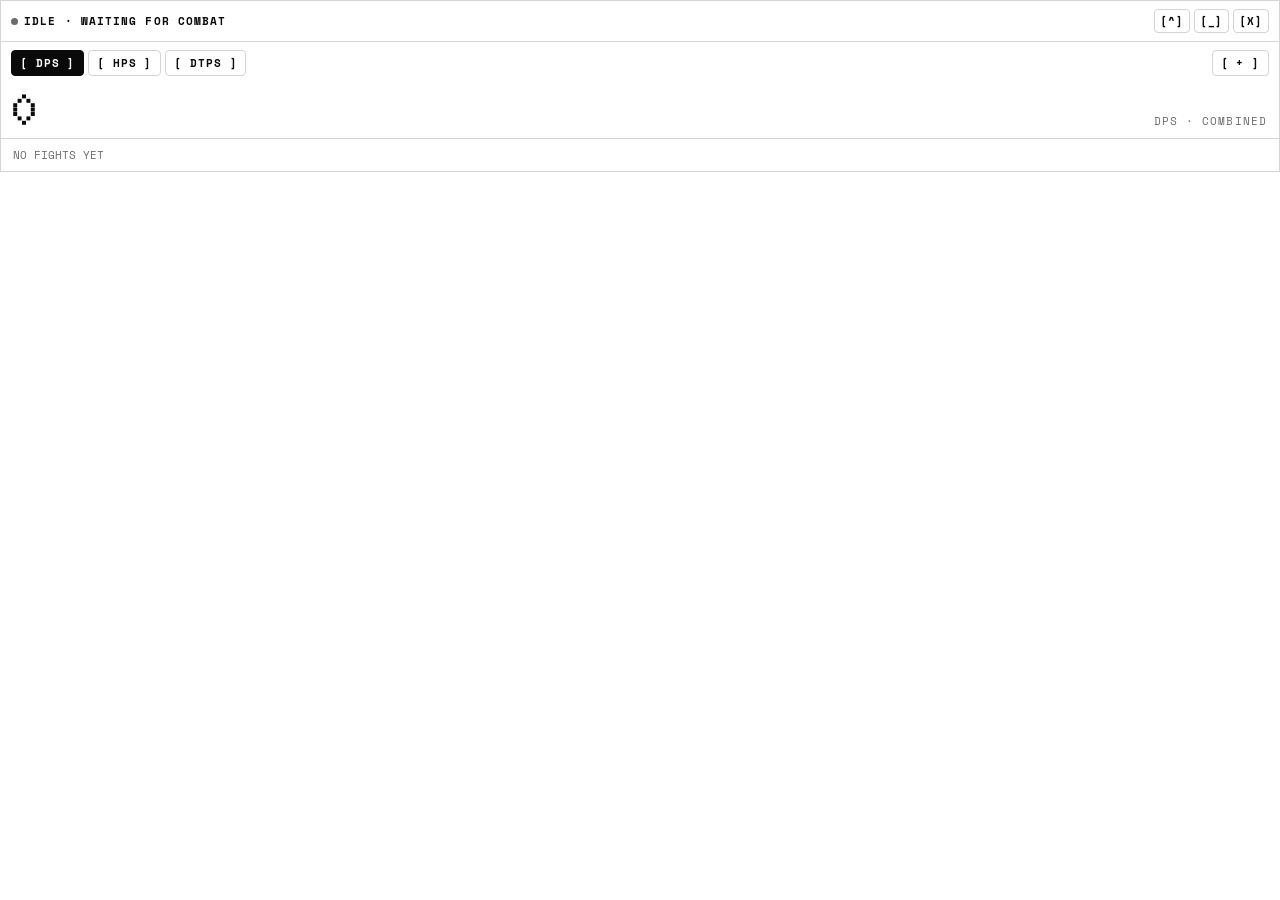
<file: eqoa_parser/ui/web/index.html>
<!doctype html>
<html lang="en">
<head>
<meta charset="utf-8">
<meta name="viewport" content="width=device-width,initial-scale=1">
<title>EQOA Parser</title>
<link rel="stylesheet" href="style.css">
</head>
<body class="compact">
<div class="win" id="win">
  <!-- compact meter -->
  <section id="compact">
    <div class="bar drag pywebview-drag-region">
      <span class="lbl" id="cLabel"><i class="dot" id="cDot"></i>IDLE</span>
      <span class="lbl" id="cTimer"></span>
      <span class="ctl">
        <button class="btn sm" id="cPin" title="Always on top">[^]</button>
        <button class="btn sm" id="cMin" title="Minimise">[_]</button>
        <button class="btn sm" id="cClose" title="Close">[X]</button>
      </span>
    </div>
    <div class="bar" style="border-bottom:0;padding-bottom:0">
      <div class="seg" id="modeC"></div>
      <button class="btn" id="expand" title="Expand">[ + ]</button>
    </div>
    <div class="hero"><span class="n" id="heroC">0</span><span class="u" id="heroU">DPS · COMBINED</span></div>
    <div class="idle" id="idleNote"></div>
    <div id="emus"></div>
    <div class="foot" id="cFoot"></div>
    <div class="errline hidden" id="cErr"></div>
  </section>

  <!-- expanded view -->
  <section id="expanded" class="hidden" style="display:flex;flex-direction:column;height:100%">
    <div class="bar drag pywebview-drag-region">
      <span class="lbl" id="xLabel"><i class="dot" id="xDot"></i>EQOA PARSER</span>
      <span class="ctl">
        <button class="btn" id="xTheme" title="Light / dark">[ DARK ]</button>
        <button class="btn" id="xPin" title="Always on top">[ PIN ]</button>
        <button class="btn" id="collapse" title="Compact view">[ - ]</button>
        <button class="btn" id="xMin" title="Minimise">[ _ ]</button>
        <button class="btn" id="xClose" title="Close">[ X ]</button>
      </span>
    </div>
    <div class="tabs" id="tabs"></div>
    <div class="pane" id="pane"></div>
    <div class="statusbar" id="statusbar"></div>
  </section>
</div>
<script src="app.js"></script>
</body>
</html>
</file>
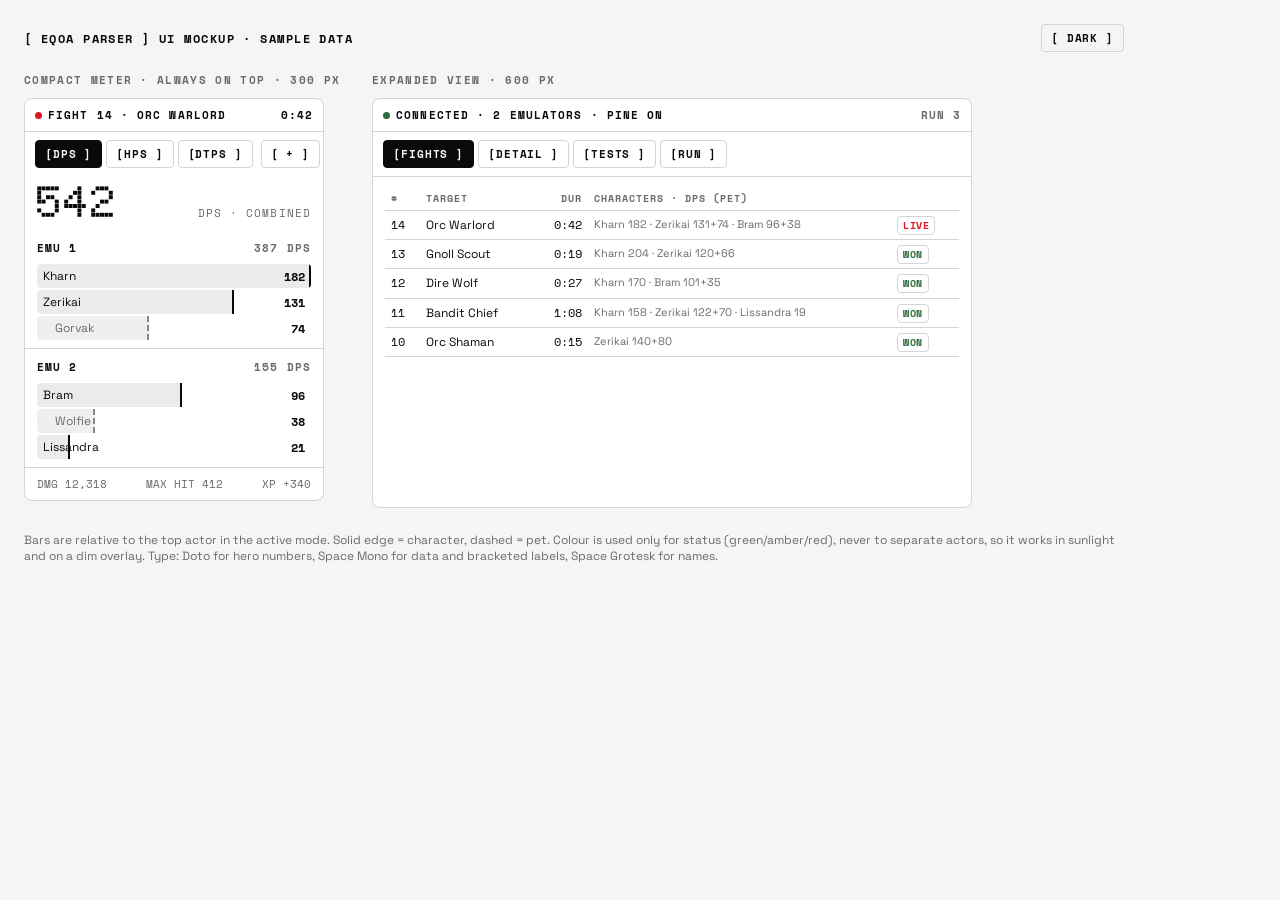
<file: docs/research/ui-mockup.html>
<!doctype html>
<html lang="en">
<head>
<meta charset="utf-8">
<meta name="viewport" content="width=device-width,initial-scale=1">
<title>EQOA Parser UI mockup</title>
<link rel="stylesheet" href="https://fonts.googleapis.com/css2?family=Doto:wght@700;900&family=Space+Grotesk:wght@400;500;600&family=Space+Mono:wght@400;700&display=swap">
<style>
:root{
  --bg:#F5F5F5; --surface:#FFFFFF; --surface2:#EBEBEB; --line:#D4D4D4;
  --text:#0A0A0A; --dim:#6B6B6B; --accent:#D71921;
  --success:#2F6B3C; --warning:#8A6A16; --info:#1D4ED8;
  --ui:'Space Grotesk',system-ui,sans-serif; --mono:'Space Mono',ui-monospace,Consolas,monospace; --dot:'Doto','Space Mono',monospace;
}
:root[data-theme=dark]{
  --bg:#000; --surface:#0A0A0C; --surface2:#141416; --line:#27272A;
  --text:#F5F5F5; --dim:#8A8A8F; --success:#4A9E5C; --warning:#D4A843; --info:#5B9BF6;
}
*{box-sizing:border-box;margin:0}
body{background:var(--bg);color:var(--text);font:400 13px/1.35 var(--ui);padding:24px;transition:background .2s}
h2{font:700 11px var(--mono);letter-spacing:.12em;color:var(--dim);margin:0 0 10px}
.stage{display:flex;flex-wrap:wrap;gap:32px;align-items:flex-start}
.top{display:flex;justify-content:space-between;align-items:center;margin-bottom:20px;max-width:1100px}
.top b{font:700 12px var(--mono);letter-spacing:.12em}
button{font:inherit;color:inherit;background:none;border:0;cursor:pointer}
.btn{font:700 11px var(--mono);letter-spacing:.08em;white-space:nowrap;border:1px solid var(--line);border-radius:4px;padding:5px 9px;color:var(--text)}
.btn:hover{border-color:var(--text)}
.btn.on{background:var(--text);color:var(--bg);border-color:var(--text)}
.win{background:var(--surface);border:1px solid var(--line);border-radius:8px;overflow:hidden}
.compact{width:300px}
.expanded{width:600px}
.bar{display:flex;align-items:center;justify-content:space-between;padding:8px 10px;border-bottom:1px solid var(--line);gap:8px}
.lbl{font:700 11px var(--mono);letter-spacing:.1em;white-space:nowrap}
.dim{color:var(--dim)}
.seg{display:flex;gap:4px}
.dot{display:inline-block;width:7px;height:7px;border-radius:50%;background:var(--success);margin-right:6px}
.dot.rec{background:var(--accent);animation:pulse 1.6s ease-in-out infinite}
@keyframes pulse{50%{opacity:.35}}
.hero{padding:12px 12px 6px;display:flex;align-items:baseline;justify-content:space-between}
.hero .n{font:900 44px/1 var(--dot);letter-spacing:.02em}
.hero .u{font:400 11px var(--mono);color:var(--dim);letter-spacing:.1em}
.emu{padding:6px 12px;border-top:1px solid var(--line)}
.emu:first-of-type{border-top:0}
.emuhead{display:flex;justify-content:space-between;padding:4px 0 6px}
.row{position:relative;display:grid;grid-template-columns:1fr auto;align-items:center;height:24px;margin:2px 0;padding:0 6px;border-radius:4px;overflow:hidden;font-size:12px}
.row .fill{position:absolute;inset:0 auto 0 0;background:var(--surface2);border-right:2px solid var(--text);transition:width .35s cubic-bezier(.16,1,.3,1)}
.row.pet .fill{border-right:2px dashed var(--dim);opacity:.8}
.row span{position:relative}
.row .v{font:700 12px var(--mono)}
.row .nm{white-space:nowrap;overflow:hidden;text-overflow:ellipsis}
.row.pet .nm{padding-left:12px;color:var(--dim)}
.foot{display:flex;justify-content:space-between;padding:8px 12px;border-top:1px solid var(--line);font:400 11px var(--mono);color:var(--dim)}
.tabs{display:flex;gap:4px;padding:8px 10px;border-bottom:1px solid var(--line)}
.pane{padding:10px 12px;min-height:330px}
table{width:100%;border-collapse:collapse;font-size:12px}
th{font:700 10px var(--mono);letter-spacing:.1em;color:var(--dim);text-align:left;padding:4px 6px;border-bottom:1px solid var(--line)}
td{padding:6px;border-bottom:1px solid var(--line);vertical-align:top}
td.r,th.r{text-align:right;font-family:var(--mono)}
td.m{font-family:var(--mono)}
.tag{font:700 10px var(--mono);letter-spacing:.06em;border:1px solid var(--line);border-radius:4px;padding:1px 5px;white-space:nowrap}
.ok{color:var(--success)}.warn{color:var(--warning)}.bad{color:var(--accent)}.info{color:var(--info)}
.stats{display:grid;grid-template-columns:repeat(3,1fr);gap:8px;margin-bottom:10px}
.stat{border:1px solid var(--line);border-radius:8px;padding:8px 10px}
.stat .k{font:700 10px var(--mono);letter-spacing:.1em;color:var(--dim)}
.stat .v{font:900 24px/1.2 var(--dot)}
.sub{font-size:11px;color:var(--dim)}
.note{max-width:1100px;margin-top:24px;color:var(--dim);font-size:12px}
@media (prefers-reduced-motion:reduce){.row .fill,.dot.rec{transition:none;animation:none}}
</style>
</head>
<body>
<div class="top"><b>[ EQOA PARSER ] UI MOCKUP · SAMPLE DATA</b><button class="btn" id="theme">[ DARK ]</button></div>
<div class="stage">
  <section>
    <h2>COMPACT METER · ALWAYS ON TOP · 300 PX</h2>
    <div class="win compact">
      <div class="bar">
        <span class="lbl"><i class="dot rec"></i>FIGHT 14 · ORC WARLORD</span>
        <span class="lbl">0:42</span>
      </div>
      <div class="bar" style="border-bottom:0;padding-bottom:0">
        <div class="seg" id="modeC"></div>
        <button class="btn" title="Expand">[ + ]</button>
      </div>
      <div class="hero"><span class="n" id="heroC">0</span><span class="u" id="heroU">DPS · COMBINED</span></div>
      <div id="emus"></div>
      <div class="foot"><span>DMG 12,318</span><span>MAX HIT 412</span><span>XP +340</span></div>
    </div>
  </section>

  <section>
    <h2>EXPANDED VIEW · 600 PX</h2>
    <div class="win expanded">
      <div class="bar">
        <span class="lbl"><i class="dot"></i>CONNECTED · 2 EMULATORS · PINE ON</span>
        <span class="lbl dim">RUN 3</span>
      </div>
      <div class="tabs" id="tabs"></div>
      <div class="pane" id="pane"></div>
    </div>
  </section>
</div>
<p class="note">Bars are relative to the top actor in the active mode. Solid edge = character, dashed = pet. Colour is used only for status (green/amber/red), never to separate actors, so it works in sunlight and on a dim overlay. Type: Doto for hero numbers, Space Mono for data and bracketed labels, Space Grotesk for names.</p>

<script>
const D = {
  emus: [
    { name:'EMU 1', chars:[
      { n:'Kharn', cls:'Warrior', dps:182, hps:0, dtps:96, dmg:7644, pet:null },
      { n:'Zerikai', cls:'Necromancer', dps:131, hps:0, dtps:14, dmg:5502, pet:{n:'Gorvak', dps:74, hps:0, dtps:52, dmg:3108} }
    ]},
    { name:'EMU 2', chars:[
      { n:'Lissandra', cls:'Cleric', dps:21, hps:118, dtps:9, dmg:882, pet:null },
      { n:'Bram', cls:'Ranger', dps:96, hps:0, dtps:11, dmg:4032, pet:{n:'Wolfie', dps:38, hps:0, dtps:20, dmg:1596} }
    ]}
  ],
  fights:[
    ['14','Orc Warlord','0:42','Kharn 182 · Zerikai 131+74 · Bram 96+38','Live'],
    ['13','Gnoll Scout','0:19','Kharn 204 · Zerikai 120+66','Won'],
    ['12','Dire Wolf','0:27','Kharn 170 · Bram 101+35','Won'],
    ['11','Bandit Chief','1:08','Kharn 158 · Zerikai 122+70 · Lissandra 19','Won'],
    ['10','Orc Shaman','0:15','Zerikai 140+80','Won']
  ],
  tests:[
    ['T4','Kharn','60 s','Dummy','11,280','188','412'],
    ['T3','Zerikai + Gorvak','60 s','Dummy','12,090','201','336'],
    ['T2','Kharn','60 s','Dummy','10,870','181','398'],
    ['T1','Bram + Wolfie','30 s','Dummy','4,020','134','289']
  ]
};
const MODES = [['dps','DPS'],['hps','HPS'],['dtps','DTPS']];
let mode='dps', tab='fights';
const $=s=>document.querySelector(s), fmt=n=>n.toLocaleString('en-US');

function seg(el, items, cur, cb){
  el.innerHTML='';
  items.forEach(([k,l])=>{const b=document.createElement('button');b.className='btn'+(k===cur?' on':'');b.textContent='['+l+']'.replace('[','[ ').replace(']',' ]');b.onclick=()=>cb(k);el.appendChild(b)});
}
function renderCompact(){
  seg($('#modeC'),MODES,mode,k=>{mode=k;renderCompact()});
  const all=[]; D.emus.forEach(e=>e.chars.forEach(c=>{all.push(c.pet?c.pet[mode]:0);all.push(c[mode])}));
  const max=Math.max(...all,1);
  const total=D.emus.reduce((a,e)=>a+e.chars.reduce((b,c)=>b+c[mode]+(c.pet?c.pet[mode]:0),0),0);
  $('#heroC').textContent=fmt(total);
  $('#heroU').textContent=mode.toUpperCase()+' · COMBINED';
  $('#emus').innerHTML=D.emus.map(e=>{
    const sub=e.chars.reduce((a,c)=>a+c[mode]+(c.pet?c.pet[mode]:0),0);
    const rows=[];
    e.chars.slice().sort((a,b)=>b[mode]-a[mode]).forEach(c=>{
      rows.push(row(c.n,c[mode],max,false));
      if(c.pet) rows.push(row(c.pet.n,c.pet[mode],max,true));
    });
    return `<div class="emu"><div class="emuhead"><span class="lbl">${e.name}</span><span class="lbl dim">${fmt(sub)} ${mode.toUpperCase()}</span></div>${rows.join('')}</div>`;
  }).join('');
}
function row(n,v,max,pet){
  return `<div class="row${pet?' pet':''}"><i class="fill" style="width:${Math.round(v/max*100)}%"></i><span class="nm">${n}</span><span class="v">${v?fmt(v):'—'}</span></div>`;
}
const TABS=[['fights','FIGHTS'],['detail','DETAIL'],['tests','TESTS'],['run','RUN']];
function renderExpanded(){
  const t=$('#tabs'); seg(t,TABS,tab,k=>{tab=k;renderExpanded()});
  let h='';
  if(tab==='fights'){
    h=`<table><tr><th>#</th><th>TARGET</th><th class="r">DUR</th><th>CHARACTERS · DPS (PET)</th><th></th></tr>`+
      D.fights.map(f=>`<tr><td class="m">${f[0]}</td><td>${f[1]}</td><td class="r">${f[2]}</td><td class="sub">${f[3]}</td><td><span class="tag ${f[4]==='Live'?'bad':'ok'}">${f[4].toUpperCase()}</span></td></tr>`).join('')+`</table>`;
  } else if(tab==='detail'){
    h=`<div class="lbl" style="margin-bottom:8px">FIGHT 13 · GNOLL SCOUT · 0:19</div>
    <table><tr><th>ACTOR</th><th class="r">DMG</th><th class="r">DPS</th><th class="r">MAX</th><th class="r">TAKEN</th><th class="r">HEALED</th></tr>
    <tr><td>Kharn</td><td class="r">3,876</td><td class="r">204</td><td class="r">388</td><td class="r">1,610</td><td class="r">0</td></tr>
    <tr><td>Zerikai</td><td class="r">2,280</td><td class="r">120</td><td class="r">301</td><td class="r">140</td><td class="r">0</td></tr>
    <tr><td class="dim">&nbsp;&nbsp;Gorvak (pet)</td><td class="r">1,254</td><td class="r">66</td><td class="r">122</td><td class="r">690</td><td class="r">0</td></tr>
    <tr><td>Lissandra</td><td class="r">342</td><td class="r">18</td><td class="r">44</td><td class="r">98</td><td class="r">2,240</td></tr></table>
    <p class="sub" style="margin-top:10px">Healing received by Kharn: Lissandra 1,540 · Zerikai (drain) 380. Groupmates' own damage is never sent by the server, so only your characters and pets appear.</p>`;
  } else if(tab==='tests'){
    h=`<div style="display:flex;justify-content:space-between;margin-bottom:8px"><span class="lbl">TIMED TESTS</span><button class="btn">[ START 60 S ]</button></div>
    <table><tr><th>#</th><th>SUBJECT</th><th class="r">LEN</th><th>TARGET</th><th class="r">TOTAL</th><th class="r">DPS</th><th class="r">MAX</th></tr>`+
    D.tests.map((r,i)=>`<tr><td class="m">${r[0]}</td><td>${r[1]}</td><td class="r">${r[2]}</td><td>${r[3]}</td><td class="r">${r[4]}</td><td class="r ${i==1?'ok':''}">${r[5]}</td><td class="r">${r[6]}</td></tr>`).join('')+`</table>
    <p class="sub" style="margin-top:10px">T3 is the best result for Zerikai + pet (+11% vs earlier setup).</p>`;
  } else {
    h=`<div class="stats">
      <div class="stat"><div class="k">TUNAR / HR</div><div class="v">2,140</div></div>
      <div class="stat"><div class="k">XP / HR</div><div class="v">48.2K</div></div>
      <div class="stat"><div class="k">KILLS</div><div class="v">37</div></div></div>
    <table><tr><th>CHARACTER</th><th class="r">DAMAGE</th><th class="r">TAKEN</th><th class="r">HEALED</th><th class="r">KILLS</th></tr>
    <tr><td>Kharn</td><td class="r">96,410</td><td class="r">41,220</td><td class="r">0</td><td class="r">37</td></tr>
    <tr><td>Zerikai + Gorvak</td><td class="r">112,038</td><td class="r">9,310</td><td class="r">0</td><td class="r">37</td></tr>
    <tr><td>Lissandra</td><td class="r">8,120</td><td class="r">3,940</td><td class="r">51,300</td><td class="r">2</td></tr></table>
    <p class="sub" style="margin-top:10px">Run time 0:58:14 · class mastery XP shown per character when PINE is on.</p>`;
  }
  $('#pane').innerHTML=h;
}
$('#theme').onclick=()=>{
  const r=document.documentElement, d=r.dataset.theme==='dark';
  r.dataset.theme=d?'light':'dark'; $('#theme').textContent=d?'[ DARK ]':'[ LIGHT ]';
};
if(matchMedia('(prefers-color-scheme: dark)').matches){document.documentElement.dataset.theme='dark';$('#theme').textContent='[ LIGHT ]'}
renderCompact(); renderExpanded();
</script>
</body>
</html>
</file>
<file: eqoa_parser/ui/web/style.css>
/* EQOA Parser web UI. Tokens from docs/research/ui-mockup.html (Nothing-inspired: dot-matrix numbers, mono text, one red accent). */
@font-face{font-family:'Doto';src:url('fonts/Doto.ttf') format('truetype');font-weight:100 900;font-display:block}
@font-face{font-family:'Space Mono';src:url('fonts/SpaceMono-Regular.ttf') format('truetype');font-weight:400;font-display:block}
@font-face{font-family:'Space Mono';src:url('fonts/SpaceMono-Bold.ttf') format('truetype');font-weight:700;font-display:block}

:root{
  --bg:#F5F5F5; --surface:#FFFFFF; --surface2:#EBEBEB; --line:#D4D4D4;
  --text:#0A0A0A; --dim:#6B6B6B; --accent:#D71921;
  --success:#2F6B3C; --warning:#8A6A16; --info:#1D4ED8;
  --mono:'Space Mono',ui-monospace,Consolas,monospace; --dot:'Doto','Space Mono',monospace;
  --ui:'Space Mono',ui-monospace,Consolas,monospace;
}
@media (prefers-color-scheme:dark){
  :root:not([data-theme=light]){--bg:#000;--surface:#0A0A0C;--surface2:#141416;--line:#27272A;--text:#F5F5F5;--dim:#8A8A8F;--success:#4A9E5C;--warning:#D4A843;--info:#5B9BF6}
}
:root[data-theme=dark]{--bg:#000;--surface:#0A0A0C;--surface2:#141416;--line:#27272A;--text:#F5F5F5;--dim:#8A8A8F;--success:#4A9E5C;--warning:#D4A843;--info:#5B9BF6}

*{box-sizing:border-box;margin:0}
html,body{height:100%;overflow:hidden}
body{background:var(--surface);color:var(--text);font:400 12px/1.35 var(--ui);user-select:none;-webkit-user-select:none}
button,input{font:inherit;color:inherit}
button{background:none;border:0;cursor:pointer}
.win{display:flex;flex-direction:column;height:100%;background:var(--surface);border:1px solid var(--line);overflow:hidden}
body.compact .win{height:auto;min-height:0}
.hidden{display:none!important}

.bar{display:flex;align-items:center;justify-content:space-between;padding:8px 10px;border-bottom:1px solid var(--line);gap:8px}
.bar.drag > *{pointer-events:none}
.bar.drag > .lbl:first-child{flex:1;min-width:0}
#cTimer{flex:none}
.bar.drag > .ctl, .bar.drag > .ctl *{pointer-events:auto}
.lbl{font:700 11px var(--mono);letter-spacing:.1em;white-space:nowrap;overflow:hidden;text-overflow:ellipsis}
.dim{color:var(--dim)}
.ctl{display:flex;gap:4px;flex:none}
.seg{display:flex;gap:4px}
.btn{font:700 11px var(--mono);letter-spacing:.08em;white-space:nowrap;border:1px solid var(--line);border-radius:4px;padding:4px 8px;color:var(--text)}
.btn:hover{border-color:var(--text)}
.btn.sm{padding:3px 5px}
.btn.on{background:var(--text);color:var(--surface);border-color:var(--text)}
.btn.acc{border-color:var(--accent);color:var(--accent)}
.btn:disabled{opacity:.35;cursor:default}
.btn:disabled:hover{border-color:var(--line)}
.dot{display:inline-block;width:7px;height:7px;border-radius:50%;background:var(--dim);margin-right:6px}
.dot.live{background:var(--accent);animation:pulse 1.6s ease-in-out infinite}
.dot.ok{background:var(--success)}
.dot.err{background:var(--accent)}
@keyframes pulse{50%{opacity:.35}}

.hero{padding:12px 12px 6px;display:flex;align-items:baseline;justify-content:space-between}
.hero .n{font:900 44px/1 var(--dot);letter-spacing:.02em}
.hero .u{font:400 11px var(--mono);color:var(--dim);letter-spacing:.1em}
.idle{padding:2px 12px 10px;color:var(--dim);font:400 11px var(--mono)}
.emu{padding:6px 12px;border-top:1px solid var(--line)}
.emuhead{display:flex;justify-content:space-between;gap:8px;padding:4px 0 6px}
.row{position:relative;display:grid;grid-template-columns:1fr auto;align-items:center;height:24px;margin:2px 0;padding:0 6px;border-radius:4px;overflow:hidden;font-size:12px}
.row .fill{position:absolute;inset:0 auto 0 0;background:var(--surface2);border-right:2px solid var(--text);transition:width .35s cubic-bezier(.16,1,.3,1)}
.row.pet .fill{border-right:2px dashed var(--dim);opacity:.8}
.row span{position:relative}
.row .v{font:700 12px var(--mono)}
.row .nm{white-space:nowrap;overflow:hidden;text-overflow:ellipsis}
.row.pet .nm{padding-left:12px;color:var(--dim)}
.foot{display:flex;justify-content:space-between;gap:8px;padding:8px 12px;border-top:1px solid var(--line);font:400 11px var(--mono);color:var(--dim);white-space:nowrap}
.errline{padding:6px 12px;border-top:1px solid var(--line);color:var(--accent);font:700 11px var(--mono);white-space:normal;user-select:text}

.tabs{display:flex;gap:4px;padding:8px 10px;border-bottom:1px solid var(--line);flex:none}
.pane{padding:10px 12px;flex:1;overflow-y:auto;min-height:0}
table{width:100%;border-collapse:collapse;font-size:12px}
th{font:700 10px var(--mono);letter-spacing:.1em;color:var(--dim);text-align:left;padding:4px 6px;border-bottom:1px solid var(--line);white-space:nowrap}
td{padding:6px;border-bottom:1px solid var(--line);vertical-align:top}
td.r,th.r{text-align:right;font-family:var(--mono)}
td.m{font-family:var(--mono)}
tr.sel td{background:var(--surface2)}
tr.click{cursor:pointer}
tr.click:hover td{background:var(--surface2)}
tr.prev td{color:var(--dim)}
tr.kind-combined td{font-weight:700}
tr.kind-all td{font-weight:700;border-bottom:2px solid var(--line)}
tr.kind-pet td:first-child{padding-left:18px;color:var(--dim)}
.tag{font:700 10px var(--mono);letter-spacing:.06em;border:1px solid var(--line);border-radius:4px;padding:1px 5px;white-space:nowrap}
.ok{color:var(--success)}.warn{color:var(--warning)}.bad{color:var(--accent)}.info{color:var(--info)}
.stats{display:grid;grid-template-columns:repeat(3,1fr);gap:8px;margin-bottom:10px}
.stat{border:1px solid var(--line);border-radius:8px;padding:8px 10px}
.stat .k{font:700 10px var(--mono);letter-spacing:.1em;color:var(--dim)}
.stat .v{font:900 24px/1.2 var(--dot)}
.sub{font-size:11px;color:var(--dim);user-select:text}
.sub.sp{margin-top:8px}
.empty{padding:24px 0;text-align:center;color:var(--dim);font:400 11px var(--mono);
  background-image:radial-gradient(circle,var(--line) 1.1px,transparent 1.1px);background-size:16px 16px}
.form{display:flex;gap:6px;align-items:center;flex-wrap:wrap;margin-bottom:8px}
input{background:var(--bg);border:1px solid var(--line);border-radius:4px;padding:4px 6px;width:140px;user-select:text;-webkit-user-select:text}
.form input.s{width:64px}
input:focus{outline:1px solid var(--text)}
.statusbar{padding:6px 12px;border-top:1px solid var(--line);font:400 10px/1.5 var(--mono);color:var(--dim);flex:none;
  max-height:96px;overflow:hidden;word-break:break-word;user-select:text}
.statusbar div{overflow:hidden;text-overflow:ellipsis;white-space:nowrap}
@media (prefers-reduced-motion:reduce){.row .fill,.dot.live{transition:none;animation:none}}
</file>
